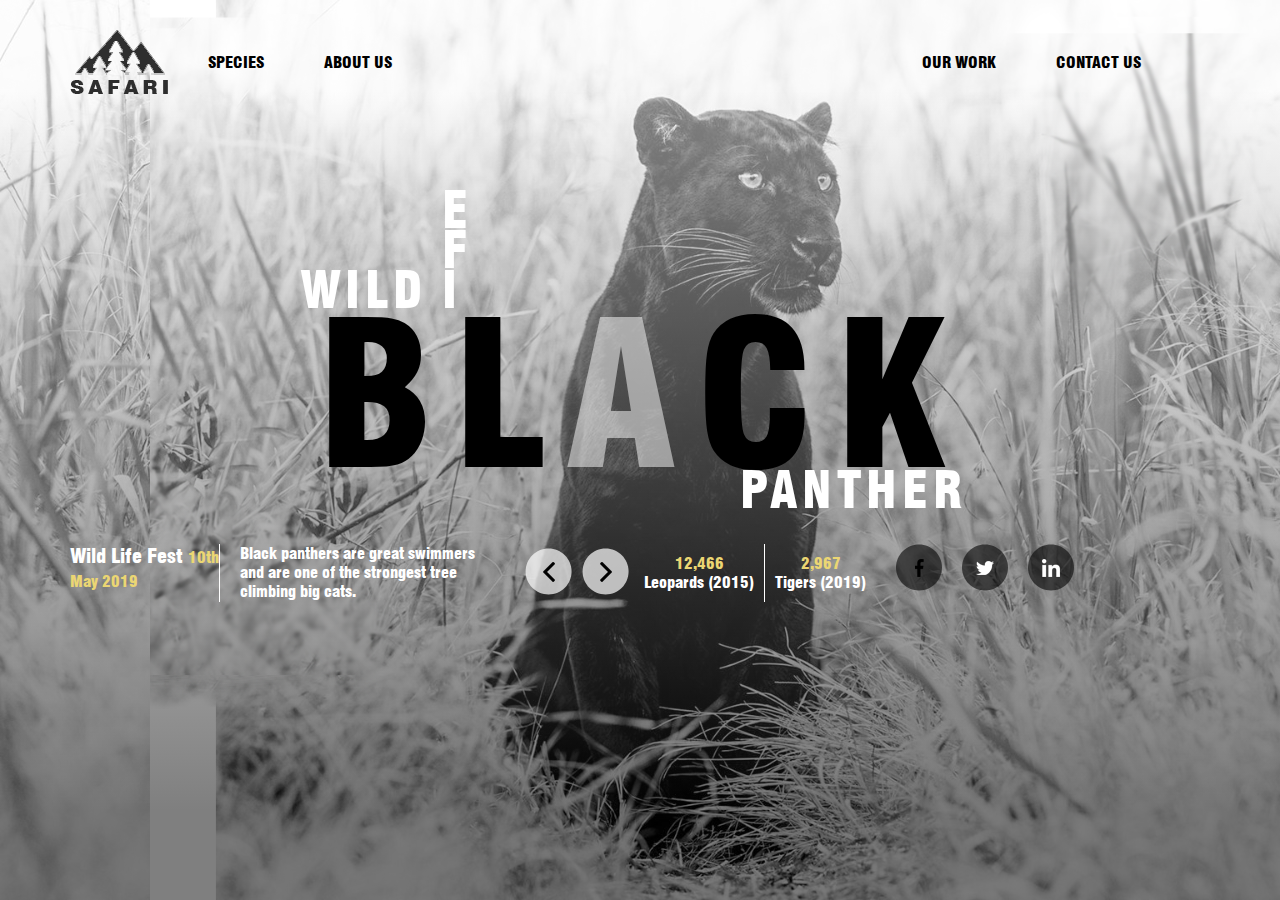
<file: index.html>
<!DOCTYPE html>
<html lang="en">
<head>
	<meta charset="UTF-8">
	<meta name="viewport" content="width=device-width, initial-scale=1.0">
	<link rel="preconnect" href="https://fonts.gstatic.com">
	<link href="https://fonts.googleapis.com/css2?family=Roboto:ital,wght@0,100;0,300;0,400;0,500;0,700;0,900;1,100;1,300;1,400;1,500;1,700;1,900&display=swap" rel="stylesheet">
	<link rel="stylesheet" href="css/style.css">
	<title>Document</title>
</head>
<body>
	<main class="main">
		<div class="container">
			<nav class="nav">
				<img class="nav-img" src="./img/2-layers.png">
				<ul class="nav-item">
					<li class="nav-list">
						<a href="#" class="nav-link">species</a>
					</li>
					<li class="nav-list">
						<a href="#" class="nav-link">about us</a>
					</li>
					<li class="nav-list">
						<a href="#" class="nav-link left">our work</a>
					</li>
					<li class="nav-list">
						<a href="#" class="nav-link">contact us</a>
					</li>
				</ul>
			</nav>
			<div class="info">
			<p class="info-subtext">wild</p>
			<p class="subtext">e<br>f<br>i</p>
			</div>
			<h1 class="title">bl<strong>a</strong>ck</h1>
			<p class="main-subtext">panther</p>
			<div class="footer">
			<p class="wild-subtext">Wild Life Fest <strong>10th May 2019</strong></p>
			<p class="panther-subtext">Black panthers are great swimmers and are one of the strongest tree climbing big cats.</p>
			<button class="footer-button">
			<img class="footer-img" src="img/2-layers (1).svg">
			</button>
			<button class="footer-button">
			<img class="footer-img" src="img/2-layers (2).svg">
			</button>
			<p class="price-subtext border"> <strong>12,466<br></strong>Leopards (2015)</p>
			<p class="price-subtext"> <strong>2,967<br></strong>Tigers (2019)</p>
			<a href="#"><img class="net-img" src="img/2-layers (3).svg"></a>
			<a href="#"><img class="net-img" src="img/2-layers (4).svg"></a>
			<a href="#"><img class="net-img" src="img/2-layers (5).svg"></a>
			</div>
		</div>
	</main>
</body>
</html>
</file>
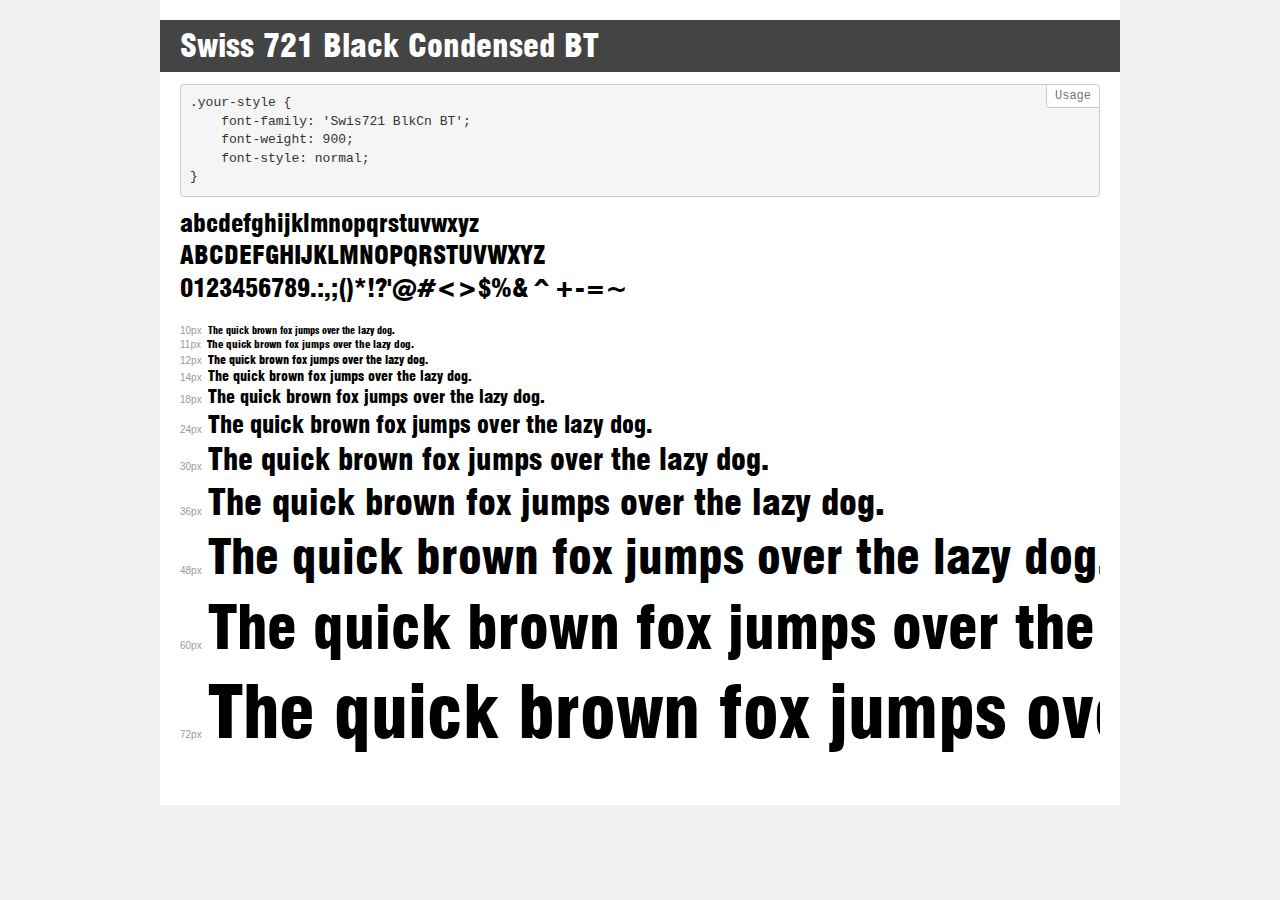
<file: css/fonts/demo.html>
<!DOCTYPE html>
<html lang="en">
<head>
    <meta charset="utf-8">
    <meta http-equiv="X-UA-Compatible" content="IE=edge">
    <meta name="viewport" content="width=device-width, initial-scale=1">
    <meta name="robots" content="noindex, noarchive">
    <meta name="format-detection" content="telephone=no">
    <title>Transfonter demo</title>
    <link href="stylesheet.css" rel="stylesheet">
    <style>
        /*
        http://meyerweb.com/eric/tools/css/reset/
        v2.0 | 20110126
        License: none (public domain)
        */
        html, body, div, span, applet, object, iframe,
        h1, h2, h3, h4, h5, h6, p, blockquote, pre,
        a, abbr, acronym, address, big, cite, code,
        del, dfn, em, img, ins, kbd, q, s, samp,
        small, strike, strong, sub, sup, tt, var,
        b, u, i, center,
        dl, dt, dd, ol, ul, li,
        fieldset, form, label, legend,
        table, caption, tbody, tfoot, thead, tr, th, td,
        article, aside, canvas, details, embed,
        figure, figcaption, footer, header, hgroup,
        menu, nav, output, ruby, section, summary,
        time, mark, audio, video {
            margin: 0;
            padding: 0;
            border: 0;
            font-size: 100%;
            font: inherit;
            vertical-align: baseline;
        }
        /* HTML5 display-role reset for older browsers */
        article, aside, details, figcaption, figure,
        footer, header, hgroup, menu, nav, section {
            display: block;
        }
        body {
            line-height: 1;
        }
        ol, ul {
            list-style: none;
        }
        blockquote, q {
            quotes: none;
        }
        blockquote:before, blockquote:after,
        q:before, q:after {
            content: '';
            content: none;
        }
        table {
            border-collapse: collapse;
            border-spacing: 0;
        }
        /* demo styles */
        body {
            background: #f0f0f0;
            color: #000;
        }
        .page {
            background: #fff;
            width: 920px;
            margin: 0 auto;
            padding: 20px 20px 0 20px;
            overflow: hidden;
        }
        .font-container {
            overflow-x: auto;
            overflow-y: hidden;
            margin-bottom: 40px;
            line-height: 1.3;
            white-space: nowrap;
            padding-bottom: 5px;
        }
        h1 {
            position: relative;
            background: #444;
            font-size: 32px;
            color: #fff;
            padding: 10px 20px;
            margin: 0 -20px 12px -20px;
        }
        .letters {
            font-size: 25px;
            margin-bottom: 20px;
        }
        .s10:before {
            content: '10px';
        }
        .s11:before {
            content: '11px';
        }
        .s12:before {
            content: '12px';
        }
        .s14:before {
            content: '14px';
        }
        .s18:before {
            content: '18px';
        }
        .s24:before {
            content: '24px';
        }
        .s30:before {
            content: '30px';
        }
        .s36:before {
            content: '36px';
        }
        .s48:before {
            content: '48px';
        }
        .s60:before {
            content: '60px';
        }
        .s72:before {
            content: '72px';
        }
        .s10:before, .s11:before, .s12:before, .s14:before,
        .s18:before, .s24:before, .s30:before, .s36:before,
        .s48:before, .s60:before, .s72:before {
            font-family: Arial, sans-serif;
            font-size: 10px;
            font-weight: normal;
            font-style: normal;
            color: #999;
            padding-right: 6px;
        }
        pre {
            display: block;
            position: relative;
            padding: 9px;
            margin: 0 0 10px;
            font-family: Monaco, Menlo, Consolas, "Courier New", monospace;
            font-size: 13px;
            line-height: 1.428571429;
            color: #333;
            font-weight: normal;
            font-style: normal;
            background-color: #f5f5f5;
            border: 1px solid #ccc;
            overflow-x: auto;
            border-radius: 4px;
        }
        pre:after {
            display: block;
            position: absolute;
            right: 0;
            top: 0;
            content: 'Usage';
            line-height: 1;
            padding: 5px 8px;
            font-size: 12px;
            color: #767676;
            background-color: #fff;
            border: 1px solid #ccc;
            border-right: none;
            border-top: none;
            border-radius: 0 4px 0 4px;
            z-index: 10;
        }
        /* responsive */
        @media (max-width: 959px) {
            .page {
                width: auto;
                margin: 0;
            }
        }
    </style>
</head>
<body>
<div class="page">
    <div class="demo">
        <h1 style="font-family: 'Swis721 BlkCn BT'; font-weight: 900; font-style: normal;">Swiss 721 Black Condensed BT</h1>
        <pre>.your-style {
    font-family: 'Swis721 BlkCn BT';
    font-weight: 900;
    font-style: normal;
}</pre>
        <div class="font-container" style="font-family: 'Swis721 BlkCn BT'; font-weight: 900; font-style: normal;">
            <p class="letters">
                abcdefghijklmnopqrstuvwxyz<br>
ABCDEFGHIJKLMNOPQRSTUVWXYZ<br>
                0123456789.:,;()*!?'@#<>$%&^+-=~
            </p>
            <p class="s10" style="font-size: 10px;">The quick brown fox jumps over the lazy dog.</p>
            <p class="s11" style="font-size: 11px;">The quick brown fox jumps over the lazy dog.</p>
            <p class="s12" style="font-size: 12px;">The quick brown fox jumps over the lazy dog.</p>
            <p class="s14" style="font-size: 14px;">The quick brown fox jumps over the lazy dog.</p>
            <p class="s18" style="font-size: 18px;">The quick brown fox jumps over the lazy dog.</p>
            <p class="s24" style="font-size: 24px;">The quick brown fox jumps over the lazy dog.</p>
            <p class="s30" style="font-size: 30px;">The quick brown fox jumps over the lazy dog.</p>
            <p class="s36" style="font-size: 36px;">The quick brown fox jumps over the lazy dog.</p>
            <p class="s48" style="font-size: 48px;">The quick brown fox jumps over the lazy dog.</p>
            <p class="s60" style="font-size: 60px;">The quick brown fox jumps over the lazy dog.</p>
            <p class="s72" style="font-size: 72px;">The quick brown fox jumps over the lazy dog.</p>
        </div>
    </div>
</div>
</body>
</html>
</file>
<file: css/style.css>
*{
	margin: 0;
	padding: 0;
	list-style-type: none;
	text-decoration: none;
	box-sizing: border-box;
}
@font-face {
    font-family: 'hadicha';
    src: url('./fonts/Swiss721BT-BlackCondensed.woff2') format('woff2'),
        url('./fonts/Swiss721BT-BlackCondensed.woff') format('woff');
    font-weight: 900;
    font-style: normal;
    font-display: swap;
}
body{
	font-family: 'hadicha', sans-serif;
	font-weight: 900!important;
}
.main{
	display: flex;
	justify-content: center;
	background-image: 
					linear-gradient(to top, rgba(0,0,0,0.5) 10%, rgba(255,255,255,0.5) 90%),
					url("../img/Layer_1_copy_2.png");
					  
	background-size: cover;
	background-position: 150px 0;
	height: 100vh;
}
.container{
	width: 1140px;
}
.nav{
	position: relative;
	margin-top: 30px;
	display: flex;
	align-items: center;
}
.nav-img{
	margin-right: 10px;
}
.nav-item{
	display: flex;
}
.nav-link{
	padding: 30px;
	text-transform: uppercase;
	color: #000;
	font-weight: bold;
}
.left{
	padding-left: 500px;
}
.info-subtext{
	padding-top: 70px;
	font-weight: bold;
	font-size: 50px;
	color: #fff;
	text-transform: uppercase;
	letter-spacing: 5px;
	padding-right: 15px;
}
.info{
	display: flex;
	position: absolute;
	top: 190px;
	left: 300px;
}
.subtext{
	font-weight: bold;
	font-size: 50px;
	color: #fff;
	text-transform: uppercase;
	line-height: 0.8;
}
.title{
	text-transform: uppercase;
	font-weight: bold;
	font-size: 200px;
	text-align: center;
	margin-top: 180px;
	letter-spacing: 20px;
}
.title > strong{
	color: #fff;
	opacity: 0.5;
}
.main-subtext{
	position: absolute;
	top: 460px;
	letter-spacing: 5px;
	font-weight: bold;
	font-size: 50px;
	color: #fff;
	text-transform: uppercase;
	padding-left: 670px;
}
.footer{
	display: flex;
	padding-top: 30px;
}
.wild-subtext{
	font-weight: bold;
	font-size: 20px;
	color: #fff;
	width: 150px;
	border-right: 1px solid #fff;
}
.wild-subtext > strong {
	color: #ebd673;
	font-size: 16px;
}
.panther-subtext{
	color: #fff;
	width: 300px;
	padding-left: 20px;
	font-weight: bold;
	padding-right: 20px;	
}
.footer-button{
	border: none;
	background-color: transparent;
	outline: none;
}
.footer-img{
	margin: 0 5px;
}	
.price-subtext{
	font-weight: bold;
	color: #fff;
	padding: 10px;
	text-align: center;
}
.price-subtext > strong{
	color: #ebd673;
}
.border{
	border-right: 1px solid #fff;	
}
.net-img{
	margin-left: 20px;
}
</file>
<file: css/fonts/stylesheet.css>
@font-face {
    font-family: 'Swis721 BlkCn BT';
    src: url('Swiss721BT-BlackCondensed.woff2') format('woff2'),
        url('Swiss721BT-BlackCondensed.woff') format('woff');
    font-weight: 900;
    font-style: normal;
    font-display: swap;
}
</file>
